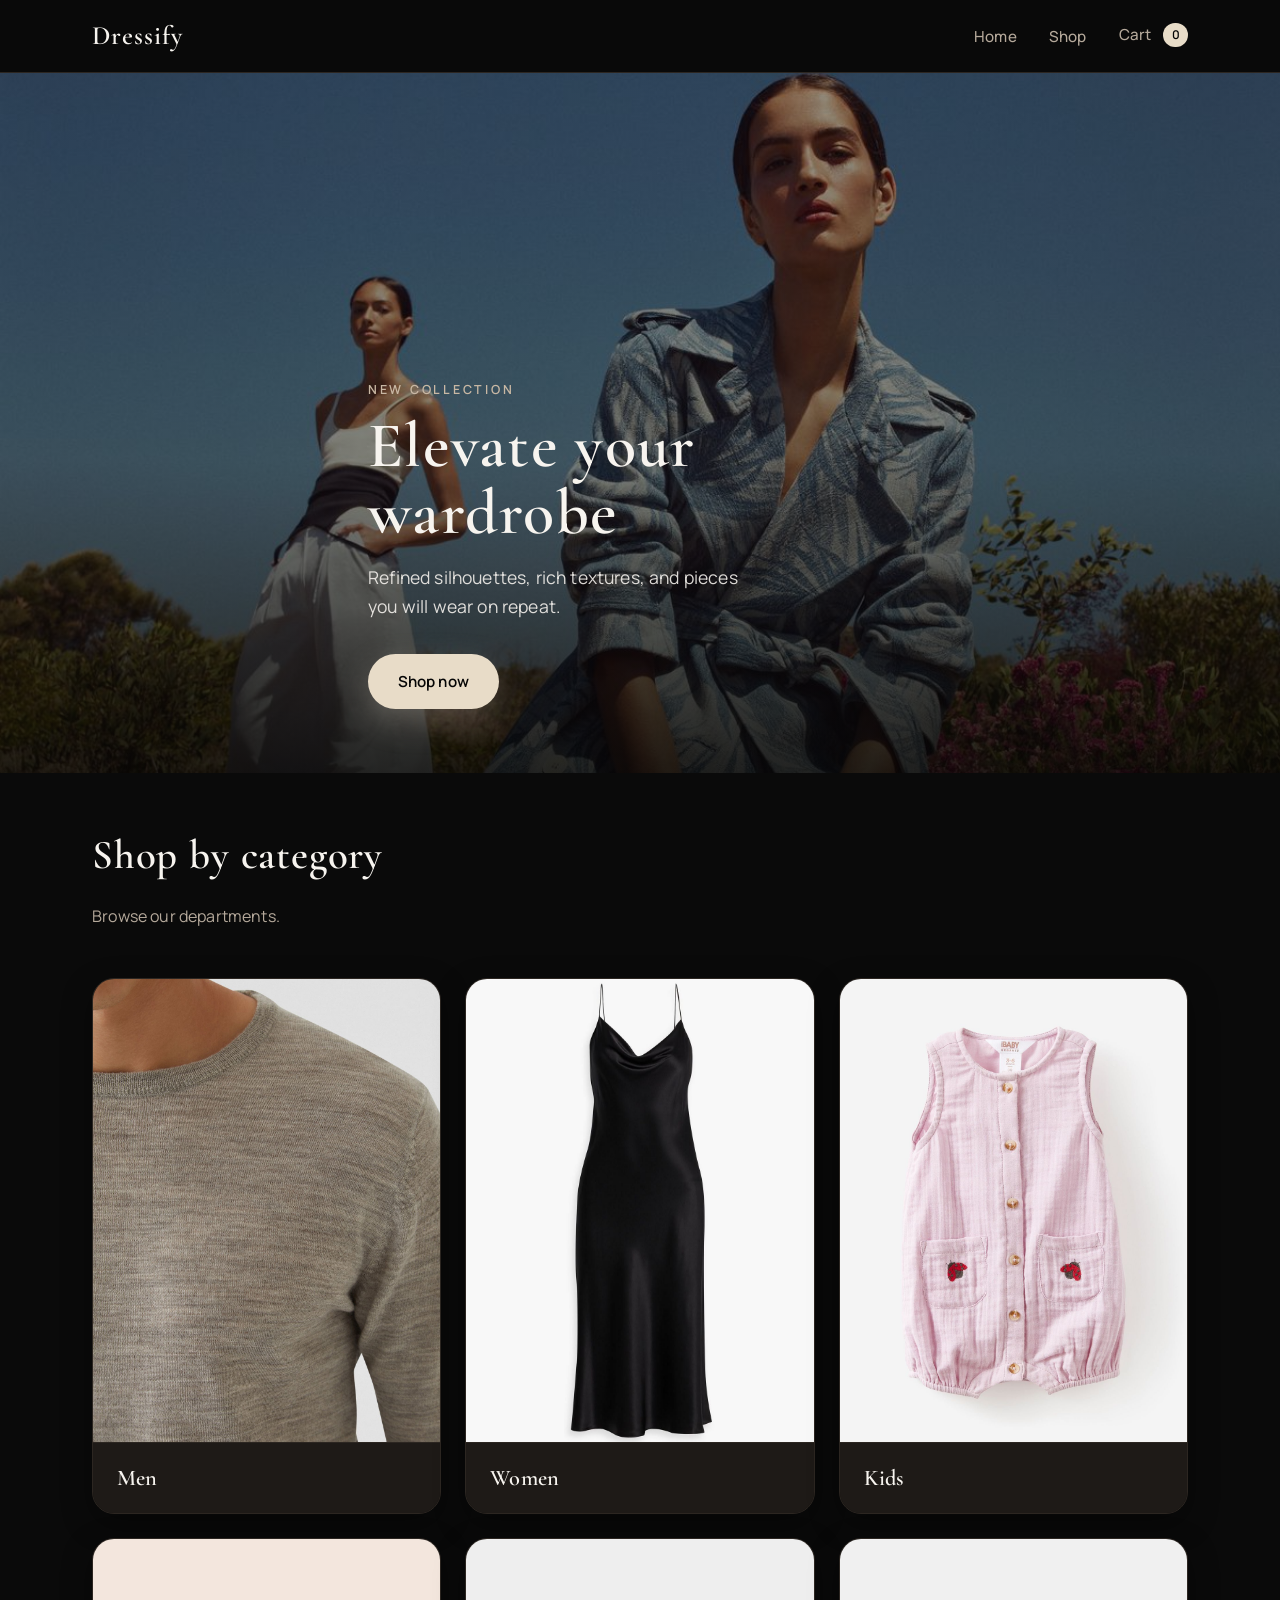
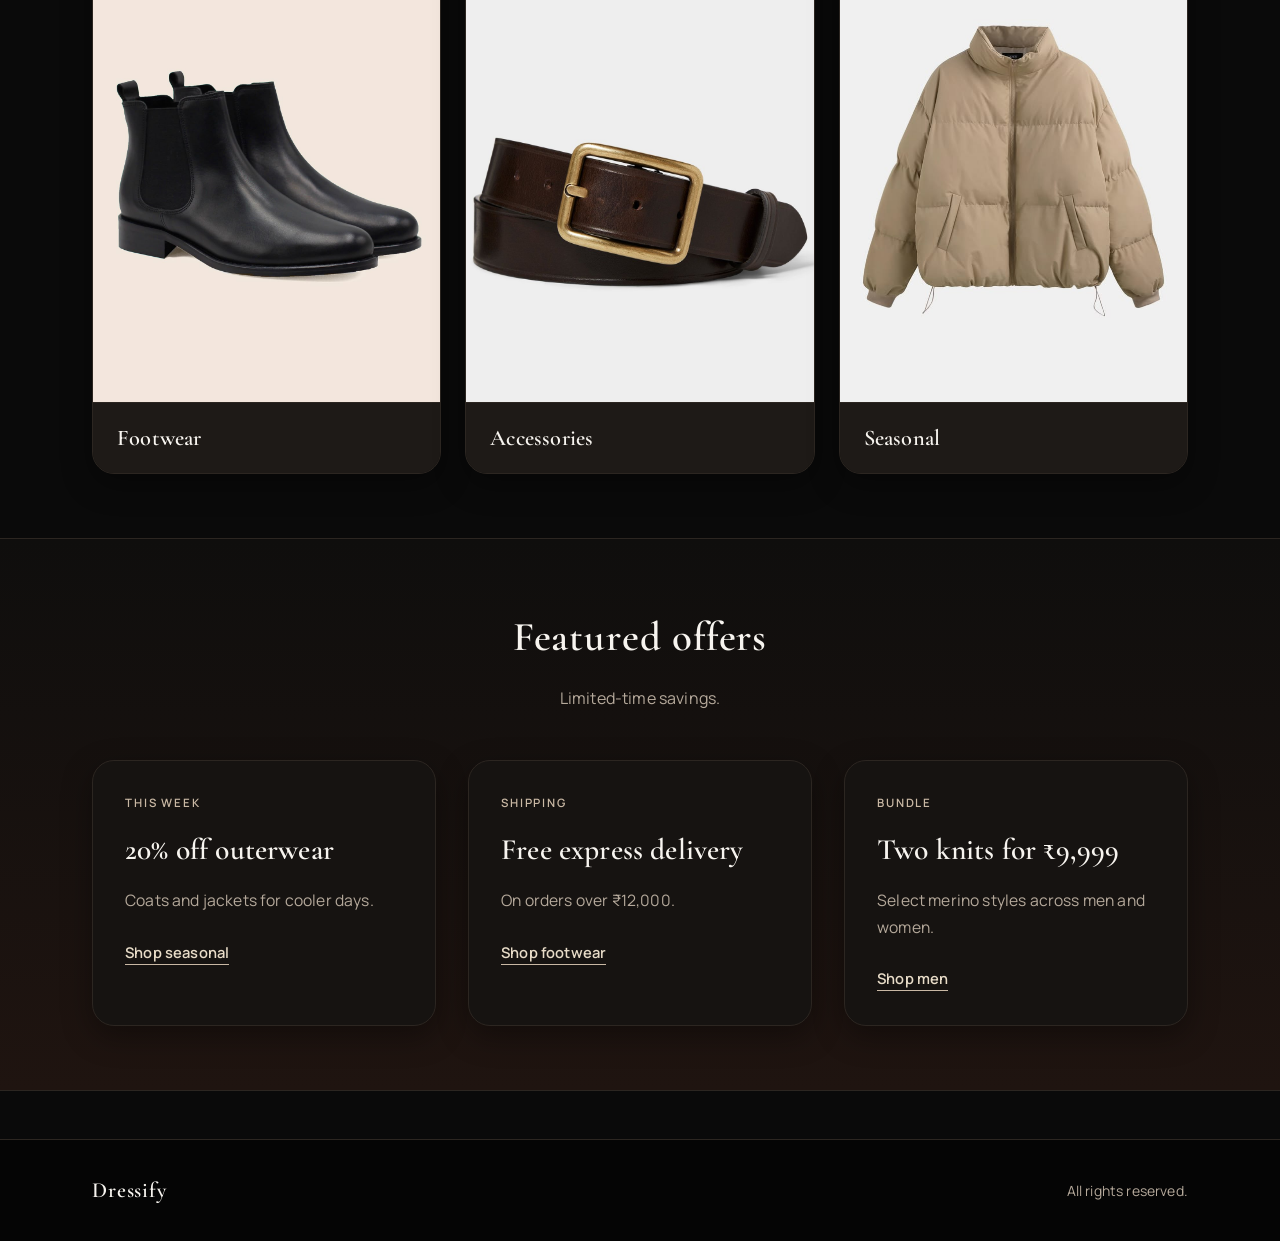
<file: index.html>
<!DOCTYPE html>
<html lang="en">
  <head>
    <meta charset="UTF-8" />
    <meta name="viewport" content="width=device-width, initial-scale=1.0" />
    <title>Dressify — Home</title>
    <link rel="preconnect" href="https://fonts.googleapis.com" />
    <link rel="preconnect" href="https://fonts.gstatic.com" crossorigin />
    <link
      href="https://fonts.googleapis.com/css2?family=Cormorant+Garamond:ital,wght@0,500;0,600;0,700;1,500&family=Manrope:wght@400;500;600&display=swap"
      rel="stylesheet"
    />
    <link rel="stylesheet" href="styles.css" />
  </head>
  <body>
    <header class="site-header">
      <nav class="navbar container" aria-label="Main">
        <a href="index.html" class="logo">Dressify</a>
        <ul class="nav-menu">
          <li><a href="index.html" class="nav-link">Home</a></li>
          <li><a href="category.html?category=men" class="nav-link">Shop</a></li>
          <li>
            <a href="cart.html" class="nav-link nav-cart">
              Cart
              <span class="cart-count" id="cartCount" aria-live="polite">0</span>
            </a>
          </li>
        </ul>
        <button
          type="button"
          class="menu-toggle"
          id="menuToggle"
          aria-label="Open menu"
          aria-expanded="false"
        >
          <span></span>
          <span></span>
          <span></span>
        </button>
      </nav>
    </header>

    <main>
      <section class="hero hero--home">
        <div class="hero__media" role="img" aria-label="Fashion collection"></div>
        <div class="hero__overlay">
          <div class="container hero__inner">
            <p class="hero__eyebrow">New collection</p>
            <h1 class="hero__title">Elevate your wardrobe</h1>
            <p class="hero__lead">
              Refined silhouettes, rich textures, and pieces you will wear on repeat.
            </p>
            <a href="category.html?category=women" class="btn btn-primary">Shop now</a>
          </div>
        </div>
      </section>

      <section class="section section--tight" aria-labelledby="cat-heading">
        <div class="container">
          <header class="section-head">
            <h2 id="cat-heading" class="section-title">Shop by category</h2>
            <p class="section-desc">Browse our departments.</p>
          </header>

          <div class="category-grid">
            <a class="category-tile card-hover" href="category.html?category=men">
              <div class="category-tile__img-wrap">
                <img
                  src="assets/images/men1.jpg"
                  alt="Men"
                  width="640"
                  height="800"
                  loading="lazy"
                />
              </div>
              <span class="category-tile__label">Men</span>
            </a>
            <a class="category-tile card-hover" href="category.html?category=women">
              <div class="category-tile__img-wrap">
                <img
                  src="assets/images/women1.jpg"
                  alt="Women"
                  width="640"
                  height="800"
                  loading="lazy"
                />
              </div>
              <span class="category-tile__label">Women</span>
            </a>
            <a class="category-tile card-hover" href="category.html?category=kids">
              <div class="category-tile__img-wrap">
                <img
                  src="assets/images/kids1.jpg"
                  alt="Kids"
                  width="640"
                  height="800"
                  loading="lazy"
                />
              </div>
              <span class="category-tile__label">Kids</span>
            </a>
            <a class="category-tile card-hover" href="category.html?category=footwear">
              <div class="category-tile__img-wrap">
                <img
                  src="assets/images/footwear1.jpg"
                  alt="Footwear"
                  width="640"
                  height="800"
                  loading="lazy"
                />
              </div>
              <span class="category-tile__label">Footwear</span>
            </a>
            <a class="category-tile card-hover" href="category.html?category=accessories">
              <div class="category-tile__img-wrap">
                <img
                  src="assets/images/accessories1.jpg"
                  alt="Accessories"
                  width="640"
                  height="800"
                  loading="lazy"
                />
              </div>
              <span class="category-tile__label">Accessories</span>
            </a>
            <a class="category-tile card-hover" href="category.html?category=seasonal">
              <div class="category-tile__img-wrap">
                <img
                  src="assets/images/seasonal1.jpg"
                  alt="Seasonal"
                  width="640"
                  height="800"
                  loading="lazy"
                />
              </div>
              <span class="category-tile__label">Seasonal</span>
            </a>
          </div>
        </div>
      </section>

      <section class="section section--alt" aria-labelledby="offers-heading">
        <div class="container">
          <header class="section-head section-head--center">
            <h2 id="offers-heading" class="section-title">Featured offers</h2>
            <p class="section-desc">Limited-time savings.</p>
          </header>

          <div class="offers-grid">
            <article class="offer-card card-hover">
              <p class="offer-card__tag">This week</p>
              <h3 class="offer-card__title">20% off outerwear</h3>
              <p class="offer-card__text">Coats and jackets for cooler days.</p>
              <a class="offer-card__link" href="category.html?category=seasonal">Shop seasonal</a>
            </article>
            <article class="offer-card card-hover">
              <p class="offer-card__tag">Shipping</p>
              <h3 class="offer-card__title">Free express delivery</h3>
              <p class="offer-card__text">On orders over ₹12,000.</p>
              <a class="offer-card__link" href="category.html?category=footwear">Shop footwear</a>
            </article>
            <article class="offer-card card-hover">
              <p class="offer-card__tag">Bundle</p>
              <h3 class="offer-card__title">Two knits for ₹9,999</h3>
              <p class="offer-card__text">Select merino styles across men and women.</p>
              <a class="offer-card__link" href="category.html?category=men">Shop men</a>
            </article>
          </div>
        </div>
      </section>
    </main>

    <footer class="site-footer">
      <div class="container footer-inner">
        <p class="footer-brand">Dressify</p>
        <p class="footer-copy">All rights reserved.</p>
      </div>
    </footer>

    <script src="cart.js"></script>
    <script src="nav.js"></script>
  </body>
</html>
</file>
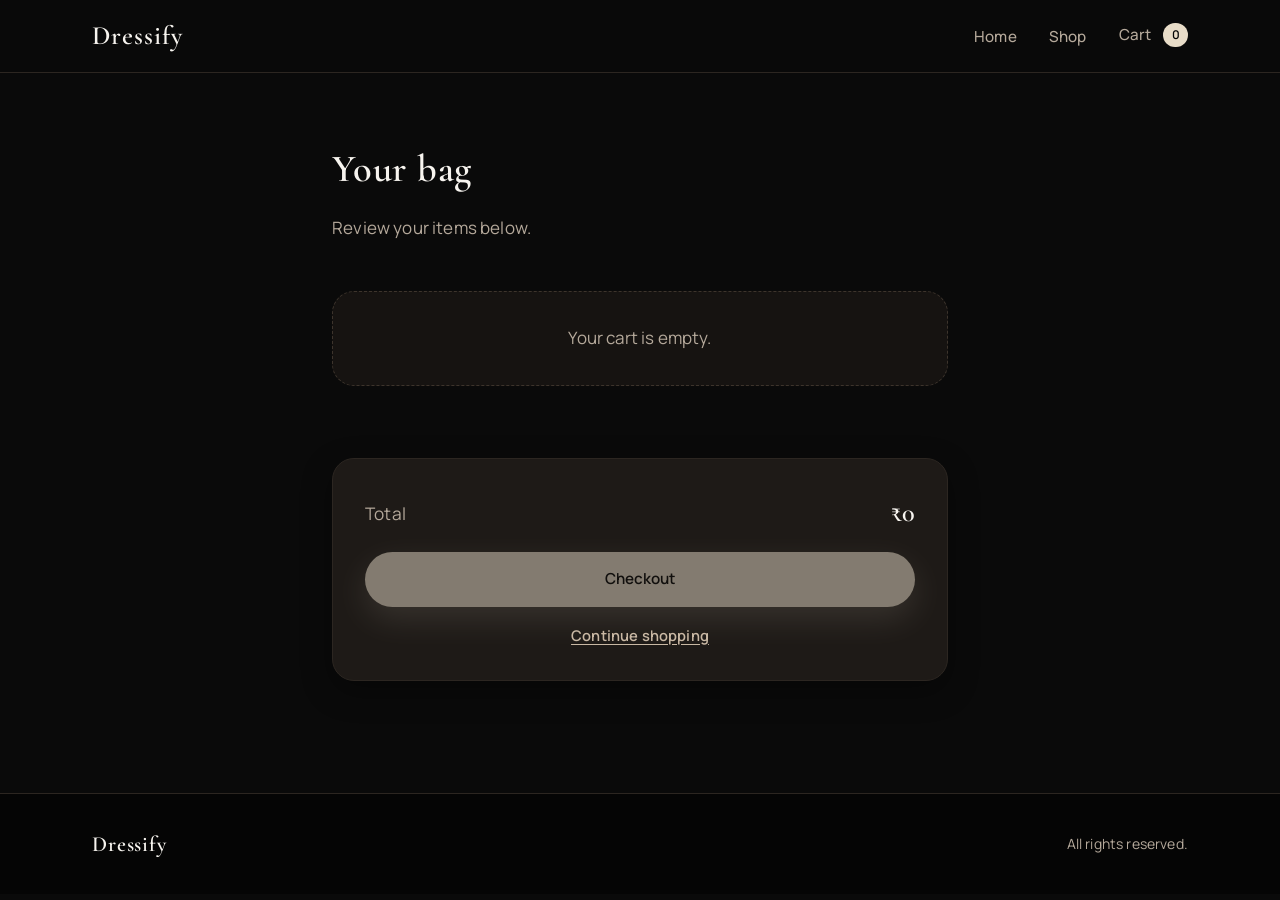
<file: cart.html>
<!DOCTYPE html>
<html lang="en">
  <head>
    <meta charset="UTF-8" />
    <meta name="viewport" content="width=device-width, initial-scale=1.0" />
    <title>Cart — Dressify</title>
    <link rel="preconnect" href="https://fonts.googleapis.com" />
    <link rel="preconnect" href="https://fonts.gstatic.com" crossorigin />
    <link
      href="https://fonts.googleapis.com/css2?family=Cormorant+Garamond:ital,wght@0,500;0,600;0,700;1,500&family=Manrope:wght@400;500;600&display=swap"
      rel="stylesheet"
    />
    <link rel="stylesheet" href="styles.css" />
  </head>
  <body>
    <header class="site-header">
      <nav class="navbar container" aria-label="Main">
        <a href="index.html" class="logo">Dressify</a>
        <ul class="nav-menu">
          <li><a href="index.html" class="nav-link">Home</a></li>
          <li><a href="category.html?category=men" class="nav-link">Shop</a></li>
          <li>
            <a href="cart.html" class="nav-link nav-cart">
              Cart
              <span class="cart-count" id="cartCount" aria-live="polite">0</span>
            </a>
          </li>
        </ul>
        <button
          type="button"
          class="menu-toggle"
          id="menuToggle"
          aria-label="Open menu"
          aria-expanded="false"
        >
          <span></span>
          <span></span>
          <span></span>
        </button>
      </nav>
    </header>

    <main class="page-main">
      <section class="section">
        <div class="container container--narrow">
          <header class="section-head">
            <h1 class="page-title">Your bag</h1>
            <p class="page-subtitle">Review your items below.</p>
          </header>

          <p class="cart-empty" id="cartEmpty" hidden>Your cart is empty.</p>

          <ul class="cart-lines" id="cartLines"></ul>

          <div class="cart-summary" id="cartSummaryBar">
            <div class="cart-summary__row">
              <span>Total</span>
              <strong id="cartTotal">₹0</strong>
            </div>
            <button type="button" class="btn btn-primary btn-block" id="checkoutBtn" disabled>
              Checkout
            </button>
            <a class="cart-continue" href="category.html?category=women">Continue shopping</a>
          </div>
        </div>
      </section>
    </main>

    <footer class="site-footer">
      <div class="container footer-inner">
        <p class="footer-brand">Dressify</p>
        <p class="footer-copy">All rights reserved.</p>
      </div>
    </footer>

    <script src="cart.js"></script>
    <script src="nav.js"></script>
    <script src="cart-page.js"></script>
  </body>
</html>
</file>
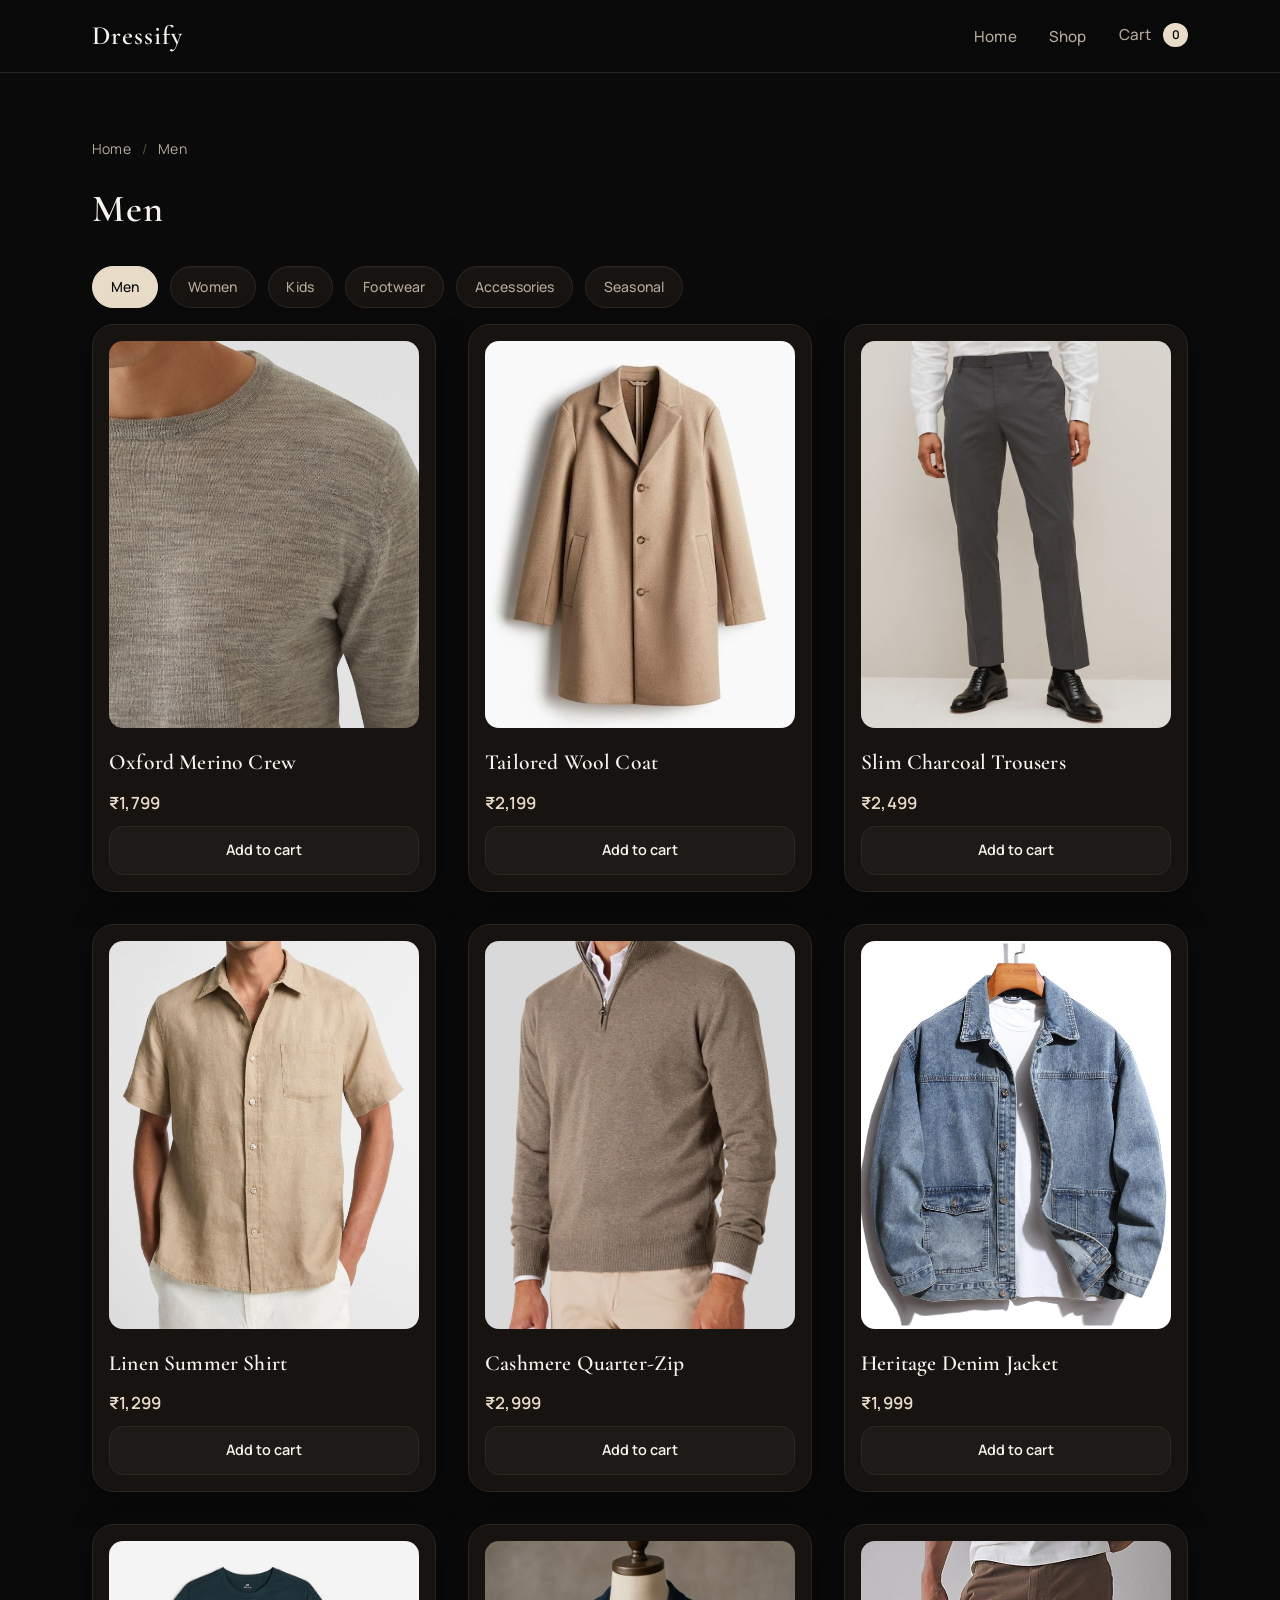
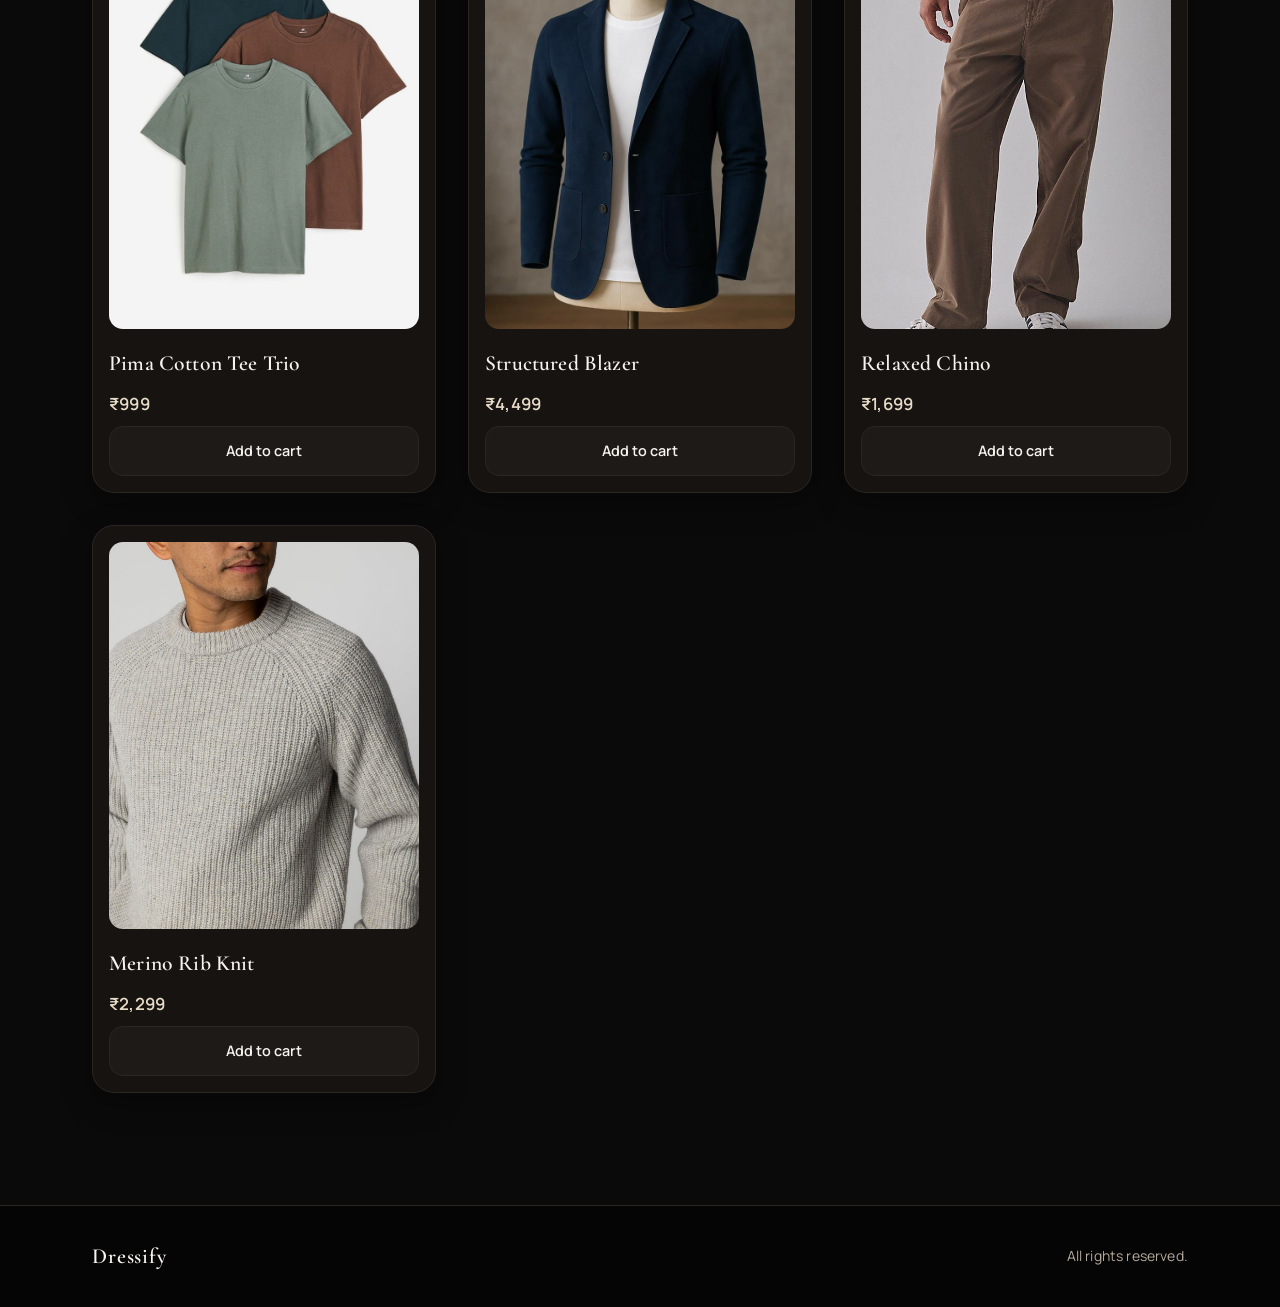
<file: category.html>
<!DOCTYPE html>
<html lang="en">
  <head>
    <meta charset="UTF-8" />
    <meta name="viewport" content="width=device-width, initial-scale=1.0" />
    <title>Shop — Dressify</title>
    <link rel="preconnect" href="https://fonts.googleapis.com" />
    <link rel="preconnect" href="https://fonts.gstatic.com" crossorigin />
    <link
      href="https://fonts.googleapis.com/css2?family=Cormorant+Garamond:ital,wght@0,500;0,600;0,700;1,500&family=Manrope:wght@400;500;600&display=swap"
      rel="stylesheet"
    />
    <link rel="stylesheet" href="styles.css" />
  </head>
  <body>
    <header class="site-header">
      <nav class="navbar container" aria-label="Main">
        <a href="index.html" class="logo">Dressify</a>
        <ul class="nav-menu">
          <li><a href="index.html" class="nav-link">Home</a></li>
          <li><a href="category.html?category=men" class="nav-link">Shop</a></li>
          <li>
            <a href="cart.html" class="nav-link nav-cart">
              Cart
              <span class="cart-count" id="cartCount" aria-live="polite">0</span>
            </a>
          </li>
        </ul>
        <button
          type="button"
          class="menu-toggle"
          id="menuToggle"
          aria-label="Open menu"
          aria-expanded="false"
        >
          <span></span>
          <span></span>
          <span></span>
        </button>
      </nav>
    </header>

    <main class="page-main">
      <section class="section section--page-head">
        <div class="container">
          <p class="breadcrumb">
            <a href="index.html">Home</a>
            <span aria-hidden="true">/</span>
            <span id="categoryCrumb">Shop</span>
          </p>
          <h1 class="page-title" id="categoryTitleDisplay">Shop</h1>

          <div class="category-pills" id="categoryNav"></div>
        </div>
      </section>

      <section class="section section--flush-top">
        <div class="container">
          <div class="product-grid" id="productGrid"></div>
        </div>
      </section>
    </main>

    <footer class="site-footer">
      <div class="container footer-inner">
        <p class="footer-brand">Dressify</p>
        <p class="footer-copy">All rights reserved.</p>
      </div>
    </footer>

    <script src="products-data.js"></script>
    <script src="cart.js"></script>
    <script src="nav.js"></script>
    <script src="category.js"></script>
  </body>
</html>
</file>
<file: styles.css>
/* Dressify — dark fashion theme */

:root {
  --bg: #0a0a0a;
  --bg-subtle: #0f0e0d;
  --surface: #161311;
  --surface-raised: #1e1a17;
  --surface-hover: #252019;
  --border: #2c2621;
  --border-strong: #3d342c;
  --black: #050505;
  --brown-dark: #1f1410;
  --brown-mid: #3d2a22;
  --beige: #c9b8a4;
  --beige-bright: #e8dcc8;
  --text: #f7f4ef;
  --text-muted: #b5a99b;
  --shadow: 0 20px 50px rgba(0, 0, 0, 0.55);
  --shadow-soft: 0 10px 30px rgba(0, 0, 0, 0.35);
  --shadow-inset: inset 0 1px 0 rgba(255, 255, 255, 0.04);
  --radius: 14px;
  --radius-lg: 22px;
  --space-xs: 0.5rem;
  --space-sm: 0.75rem;
  --space-md: 1rem;
  --space-lg: 1.5rem;
  --space-xl: 2rem;
  --space-2xl: 3rem;
  --space-3xl: 4rem;
  --max-width: 1160px;
  --font-body: "Manrope", system-ui, sans-serif;
  --font-display: "Cormorant Garamond", Georgia, serif;
  --transition: 0.25s ease;
}

*,
*::before,
*::after {
  box-sizing: border-box;
}

html {
  scroll-behavior: smooth;
}

body {
  margin: 0;
  font-family: var(--font-body);
  font-size: 1.0625rem;
  line-height: 1.7;
  letter-spacing: 0.01em;
  color: var(--text);
  background: var(--bg);
  -webkit-font-smoothing: antialiased;
}

img {
  max-width: 100%;
  display: block;
  height: auto;
}

a {
  color: inherit;
  text-decoration: none;
}

a:focus-visible,
button:focus-visible {
  outline: 2px solid var(--beige-bright);
  outline-offset: 3px;
}

ul {
  list-style: none;
  margin: 0;
  padding: 0;
}

button {
  font: inherit;
  cursor: pointer;
  border: none;
  background: none;
}

button:disabled {
  cursor: not-allowed;
  opacity: 0.5;
}

.container {
  width: 100%;
  max-width: var(--max-width);
  margin-inline: auto;
  padding-inline: clamp(var(--space-md), 4vw, var(--space-xl));
}

.container--narrow {
  max-width: 680px;
}

.site-header {
  position: sticky;
  top: 0;
  z-index: 100;
  background: rgba(10, 10, 10, 0.88);
  backdrop-filter: blur(14px);
  border-bottom: 1px solid var(--border);
}

.navbar {
  position: relative;
  display: flex;
  align-items: center;
  justify-content: space-between;
  min-height: 4.5rem;
  gap: var(--space-md);
}

.logo {
  font-family: var(--font-display);
  font-weight: 600;
  font-size: 1.65rem;
  letter-spacing: 0.04em;
  color: var(--text);
  transition: color var(--transition), transform var(--transition);
}

.logo:hover {
  color: var(--beige-bright);
  transform: translateY(-1px);
}

.nav-menu {
  display: flex;
  align-items: center;
  gap: var(--space-xl);
}

.nav-link {
  font-weight: 500;
  font-size: 0.95rem;
  color: var(--text-muted);
  padding: var(--space-xs) 0;
  border-bottom: 2px solid transparent;
  transition: color var(--transition), border-color var(--transition);
}

.nav-link:hover {
  color: var(--text);
  border-bottom-color: var(--beige);
}

.nav-cart {
  display: inline-flex;
  align-items: center;
  gap: var(--space-sm);
}

.cart-count {
  min-width: 1.55rem;
  height: 1.55rem;
  padding: 0 0.35rem;
  font-size: 0.75rem;
  font-weight: 600;
  line-height: 1.55rem;
  text-align: center;
  color: var(--black);
  background: var(--beige-bright);
  border-radius: 999px;
  transition: transform var(--transition), background var(--transition);
}

.nav-cart:hover .cart-count {
  background: var(--beige);
  transform: scale(1.08);
}

.menu-toggle {
  display: none;
  flex-direction: column;
  justify-content: center;
  gap: 5px;
  width: 2.5rem;
  height: 2.5rem;
  padding: 0;
  border-radius: var(--radius);
  border: 1px solid var(--border);
  background: var(--surface);
}

.menu-toggle span {
  display: block;
  width: 1.25rem;
  height: 2px;
  margin-inline: auto;
  background: var(--text);
  border-radius: 1px;
  transition: transform 0.2s ease, opacity 0.2s ease;
}

.menu-toggle[aria-expanded="true"] span:nth-child(1) {
  transform: translateY(7px) rotate(45deg);
}

.menu-toggle[aria-expanded="true"] span:nth-child(2) {
  opacity: 0;
}

.menu-toggle[aria-expanded="true"] span:nth-child(3) {
  transform: translateY(-7px) rotate(-45deg);
}

@media (max-width: 640px) {
  .menu-toggle {
    display: flex;
  }

  .nav-menu {
    position: absolute;
    left: 0;
    right: 0;
    top: 100%;
    flex-direction: column;
    align-items: stretch;
    gap: 0;
    padding: var(--space-md) var(--space-lg);
    background: var(--surface-raised);
    border-bottom: 1px solid var(--border);
    box-shadow: var(--shadow-soft);
    transform: translateY(-8px);
    opacity: 0;
    visibility: hidden;
    pointer-events: none;
    transition: transform 0.25s ease, opacity 0.25s ease, visibility 0.25s;
  }

  .nav-menu.is-open {
    transform: translateY(0);
    opacity: 1;
    visibility: visible;
    pointer-events: auto;
  }

  .nav-menu li {
    border-bottom: 1px solid var(--border);
  }

  .nav-menu li:last-child {
    border-bottom: none;
  }

  .nav-link {
    display: block;
    padding: var(--space-md) 0;
  }
}

.hero--home {
  position: relative;
  min-height: min(82vh, 700px);
  color: var(--text);
}

.hero__media {
  position: absolute;
  inset: 0;
  background-color: var(--black);
  background-image: linear-gradient(
      to top,
      rgba(5, 5, 5, 0.85) 0%,
      rgba(15, 14, 13, 0.45) 45%,
      rgba(10, 10, 10, 0.35) 100%
    ),
    url("assets/images/hero.jpg");
  background-size: cover;
  background-position: center;
}

.hero__overlay {
  position: relative;
  min-height: inherit;
  display: flex;
  align-items: flex-end;
  padding-bottom: var(--space-3xl);
}

.hero__inner {
  max-width: 38rem;
}

.hero__eyebrow {
  margin: 0 0 var(--space-sm);
  font-size: 0.78rem;
  font-weight: 600;
  letter-spacing: 0.22em;
  text-transform: uppercase;
  color: var(--beige);
}

.hero__title {
  margin: 0 0 var(--space-md);
  font-family: var(--font-display);
  font-size: clamp(2.75rem, 5.5vw, 4rem);
  font-weight: 600;
  line-height: 1.05;
  letter-spacing: 0.02em;
}

.hero__lead {
  margin: 0 0 var(--space-xl);
  color: rgba(247, 244, 239, 0.88);
  font-size: 1.1rem;
  max-width: 36ch;
}

@media (max-width: 640px) {
  .hero__overlay {
    padding-bottom: var(--space-2xl);
  }
}

.section {
  padding-block: var(--space-3xl);
}

.section--tight {
  padding-top: var(--space-2xl);
}

.section--alt {
  background: linear-gradient(180deg, var(--bg-subtle) 0%, var(--brown-dark) 100%);
  border-top: 1px solid var(--border);
  border-bottom: 1px solid var(--border);
}

.section--page-head {
  padding-bottom: var(--space-md);
}

.section--flush-top {
  padding-top: 0;
}

.section-head {
  margin-bottom: var(--space-2xl);
}

.section-head--center {
  text-align: center;
  max-width: 38rem;
  margin-inline: auto;
  margin-bottom: var(--space-2xl);
}

.section-title {
  margin: 0 0 var(--space-sm);
  font-family: var(--font-display);
  font-size: clamp(2.1rem, 3.2vw, 2.75rem);
  font-weight: 600;
  color: var(--text);
  letter-spacing: 0.02em;
}

.section-desc {
  margin: 0;
  color: var(--text-muted);
  font-size: 1rem;
}

.page-title {
  margin: 0 0 var(--space-sm);
  font-family: var(--font-display);
  font-size: clamp(2.1rem, 3vw, 2.85rem);
  font-weight: 600;
  letter-spacing: 0.02em;
}

.page-subtitle {
  margin: 0;
  color: var(--text-muted);
  max-width: 42ch;
}

.breadcrumb {
  margin: 0 0 var(--space-md);
  font-size: 0.875rem;
  color: var(--text-muted);
}

.breadcrumb a {
  border-bottom: 1px solid transparent;
  transition: color var(--transition), border-color var(--transition);
}

.breadcrumb a:hover {
  color: var(--text);
  border-bottom-color: var(--beige);
}

.breadcrumb span[aria-hidden] {
  margin-inline: var(--space-xs);
  opacity: 0.45;
}

.category-pills {
  display: flex;
  flex-wrap: wrap;
  gap: var(--space-sm);
  margin-top: var(--space-lg);
}

.category-pill {
  display: inline-flex;
  align-items: center;
  padding: 0.5rem 1.1rem;
  font-size: 0.875rem;
  font-weight: 500;
  color: var(--text-muted);
  background: var(--surface);
  border: 1px solid var(--border);
  border-radius: 999px;
  box-shadow: var(--shadow-inset);
  transition: background var(--transition), color var(--transition), border-color var(--transition),
    transform var(--transition), box-shadow var(--transition);
}

.category-pill:hover {
  border-color: var(--beige);
  color: var(--text);
  transform: translateY(-2px);
  box-shadow: var(--shadow-soft);
}

.category-pill.is-active {
  background: var(--beige-bright);
  color: var(--black);
  border-color: var(--beige-bright);
}

.category-grid {
  display: grid;
  grid-template-columns: repeat(3, 1fr);
  gap: var(--space-lg);
}

@media (max-width: 900px) {
  .category-grid {
    grid-template-columns: repeat(2, 1fr);
  }
}

@media (max-width: 520px) {
  .category-grid {
    grid-template-columns: 1fr;
  }
}

.category-tile {
  position: relative;
  display: block;
  border-radius: var(--radius-lg);
  overflow: hidden;
  background: var(--surface);
  border: 1px solid var(--border);
  box-shadow: var(--shadow-soft);
}

.category-tile__img-wrap {
  aspect-ratio: 3 / 4;
  overflow: hidden;
}

.category-tile__img-wrap img {
  width: 100%;
  height: 100%;
  object-fit: cover;
  transition: transform 0.5s ease;
}

.card-hover:hover .category-tile__img-wrap img {
  transform: scale(1.07);
}

.category-tile__label {
  display: block;
  padding: var(--space-md) var(--space-lg);
  font-family: var(--font-display);
  font-size: 1.4rem;
  font-weight: 600;
  color: var(--text);
  background: var(--surface-raised);
  border-top: 1px solid var(--border);
}

.card-hover {
  transition: transform var(--transition), box-shadow var(--transition), border-color var(--transition);
}

.card-hover:hover {
  transform: translateY(-6px);
  box-shadow: var(--shadow);
  border-color: var(--border-strong);
}

.offers-grid {
  display: grid;
  grid-template-columns: repeat(3, 1fr);
  gap: var(--space-xl);
}

@media (max-width: 900px) {
  .offers-grid {
    grid-template-columns: 1fr;
  }
}

.offer-card {
  padding: var(--space-xl);
  background: var(--surface);
  border: 1px solid var(--border);
  border-radius: var(--radius-lg);
  box-shadow: var(--shadow-soft);
  transition: border-color var(--transition), box-shadow var(--transition), transform var(--transition);
}

.offer-card:hover {
  border-color: var(--border-strong);
  box-shadow: var(--shadow);
  transform: translateY(-4px);
}

.offer-card__tag {
  margin: 0 0 var(--space-sm);
  font-size: 0.72rem;
  font-weight: 600;
  letter-spacing: 0.16em;
  text-transform: uppercase;
  color: var(--beige);
}

.offer-card__title {
  margin: 0 0 var(--space-sm);
  font-family: var(--font-display);
  font-size: 1.85rem;
  font-weight: 600;
  color: var(--text);
}

.offer-card__text {
  margin: 0 0 var(--space-lg);
  color: var(--text-muted);
  font-size: 0.98rem;
}

.offer-card__link {
  font-weight: 600;
  font-size: 0.92rem;
  color: var(--beige-bright);
  border-bottom: 1px solid var(--beige);
  padding-bottom: 2px;
  transition: color var(--transition), border-color var(--transition);
}

.offer-card__link:hover {
  color: var(--text);
  border-bottom-color: var(--text);
}

.btn {
  display: inline-flex;
  align-items: center;
  justify-content: center;
  padding: 0.9rem 1.85rem;
  font-weight: 600;
  font-size: 0.95rem;
  border-radius: 999px;
  transition: background var(--transition), color var(--transition), transform var(--transition),
    box-shadow var(--transition), border-color var(--transition);
}

.btn-primary {
  color: var(--black);
  background: var(--beige-bright);
  box-shadow: 0 12px 32px rgba(232, 220, 200, 0.25);
}

.btn-primary:hover:not(:disabled) {
  background: var(--beige);
  transform: translateY(-2px);
  box-shadow: 0 16px 40px rgba(232, 220, 200, 0.32);
}

.btn-primary:active:not(:disabled) {
  transform: translateY(0);
}

.btn-block {
  width: 100%;
  margin-top: var(--space-md);
}

.btn-cart {
  width: 100%;
  margin-top: auto;
  padding: 0.72rem 1rem;
  font-size: 0.9rem;
  font-weight: 600;
  color: var(--text);
  background: var(--surface-raised);
  border-radius: var(--radius);
  border: 1px solid var(--border);
}

.btn-cart:hover {
  background: var(--surface-hover);
  border-color: var(--beige);
  color: var(--beige-bright);
}

.btn-cart.added {
  background: var(--brown-mid);
  border-color: var(--beige);
  color: var(--beige-bright);
}

.btn-text {
  padding: 0;
  margin-top: var(--space-sm);
  font-size: 0.85rem;
  font-weight: 600;
  color: var(--beige);
  text-decoration: underline;
  text-underline-offset: 3px;
}

.btn-text:hover {
  color: var(--beige-bright);
}

.product-grid {
  display: grid;
  grid-template-columns: repeat(3, 1fr);
  gap: var(--space-xl);
}

@media (max-width: 960px) {
  .product-grid {
    grid-template-columns: repeat(2, 1fr);
  }
}

@media (max-width: 540px) {
  .product-grid {
    grid-template-columns: 1fr;
  }
}

.product-card {
  display: flex;
  flex-direction: column;
  padding: var(--space-md);
  background: var(--surface);
  border-radius: var(--radius-lg);
  border: 1px solid var(--border);
  box-shadow: var(--shadow-soft);
  transition: transform var(--transition), box-shadow var(--transition), border-color var(--transition);
}

.product-card:hover {
  transform: translateY(-8px);
  box-shadow: var(--shadow);
  border-color: var(--border-strong);
}

.product-image-wrap {
  overflow: hidden;
  border-radius: var(--radius);
  aspect-ratio: 4 / 5;
  background: var(--brown-dark);
}

.product-image {
  width: 100%;
  height: 100%;
  object-fit: cover;
  transition: transform 0.45s ease;
}

.product-card:hover .product-image {
  transform: scale(1.05);
}

.product-body {
  display: flex;
  flex-direction: column;
  flex: 1;
  padding-top: var(--space-md);
  gap: var(--space-xs);
}

.product-title {
  margin: 0;
  font-family: var(--font-display);
  font-size: 1.35rem;
  font-weight: 600;
  color: var(--text);
}

.product-price {
  margin: 0;
  font-size: 1.05rem;
  font-weight: 600;
  color: var(--beige-bright);
}

.cart-empty {
  margin: 0 0 var(--space-lg);
  padding: var(--space-xl);
  text-align: center;
  color: var(--text-muted);
  background: var(--surface);
  border: 1px dashed var(--border-strong);
  border-radius: var(--radius-lg);
}

.cart-lines {
  display: flex;
  flex-direction: column;
  gap: var(--space-md);
  margin-bottom: var(--space-2xl);
}

.cart-line {
  display: flex;
  gap: var(--space-md);
  padding: var(--space-md);
  border: 1px solid var(--border);
  border-radius: var(--radius-lg);
  background: var(--surface);
  box-shadow: var(--shadow-soft);
  transition: box-shadow var(--transition), border-color var(--transition);
}

.cart-line:hover {
  box-shadow: var(--shadow);
  border-color: var(--border-strong);
}

.cart-line-img {
  width: 92px;
  height: 115px;
  object-fit: cover;
  border-radius: var(--radius);
  background: var(--brown-dark);
  flex-shrink: 0;
}

.cart-line-name {
  margin: 0 0 var(--space-xs);
  font-weight: 600;
  color: var(--text);
}

.cart-line-price {
  margin: 0;
  font-weight: 600;
  color: var(--beige-bright);
}

.cart-summary {
  padding: var(--space-xl);
  border: 1px solid var(--border);
  border-radius: var(--radius-lg);
  background: var(--surface-raised);
  box-shadow: var(--shadow-soft);
}

.cart-summary__row {
  display: flex;
  justify-content: space-between;
  align-items: center;
  font-size: 1.08rem;
  color: var(--text-muted);
}

.cart-summary__row strong {
  font-family: var(--font-display);
  font-size: 1.65rem;
  font-weight: 600;
  color: var(--text);
}

.cart-continue {
  display: block;
  margin-top: var(--space-md);
  text-align: center;
  font-size: 0.92rem;
  font-weight: 600;
  color: var(--beige);
  text-decoration: underline;
  text-underline-offset: 3px;
}

.cart-continue:hover {
  color: var(--beige-bright);
}

.site-footer {
  padding: var(--space-xl) 0;
  margin-top: var(--space-2xl);
  background: var(--black);
  color: var(--text-muted);
  border-top: 1px solid var(--border);
}

.footer-inner {
  display: flex;
  flex-wrap: wrap;
  align-items: center;
  justify-content: space-between;
  gap: var(--space-md);
}

.footer-brand {
  margin: 0;
  font-family: var(--font-display);
  font-size: 1.35rem;
  font-weight: 600;
  color: var(--text);
  letter-spacing: 0.04em;
}

.footer-copy {
  margin: 0;
  font-size: 0.875rem;
  color: var(--text-muted);
}

.page-main {
  min-height: 52vh;
}
</file>
